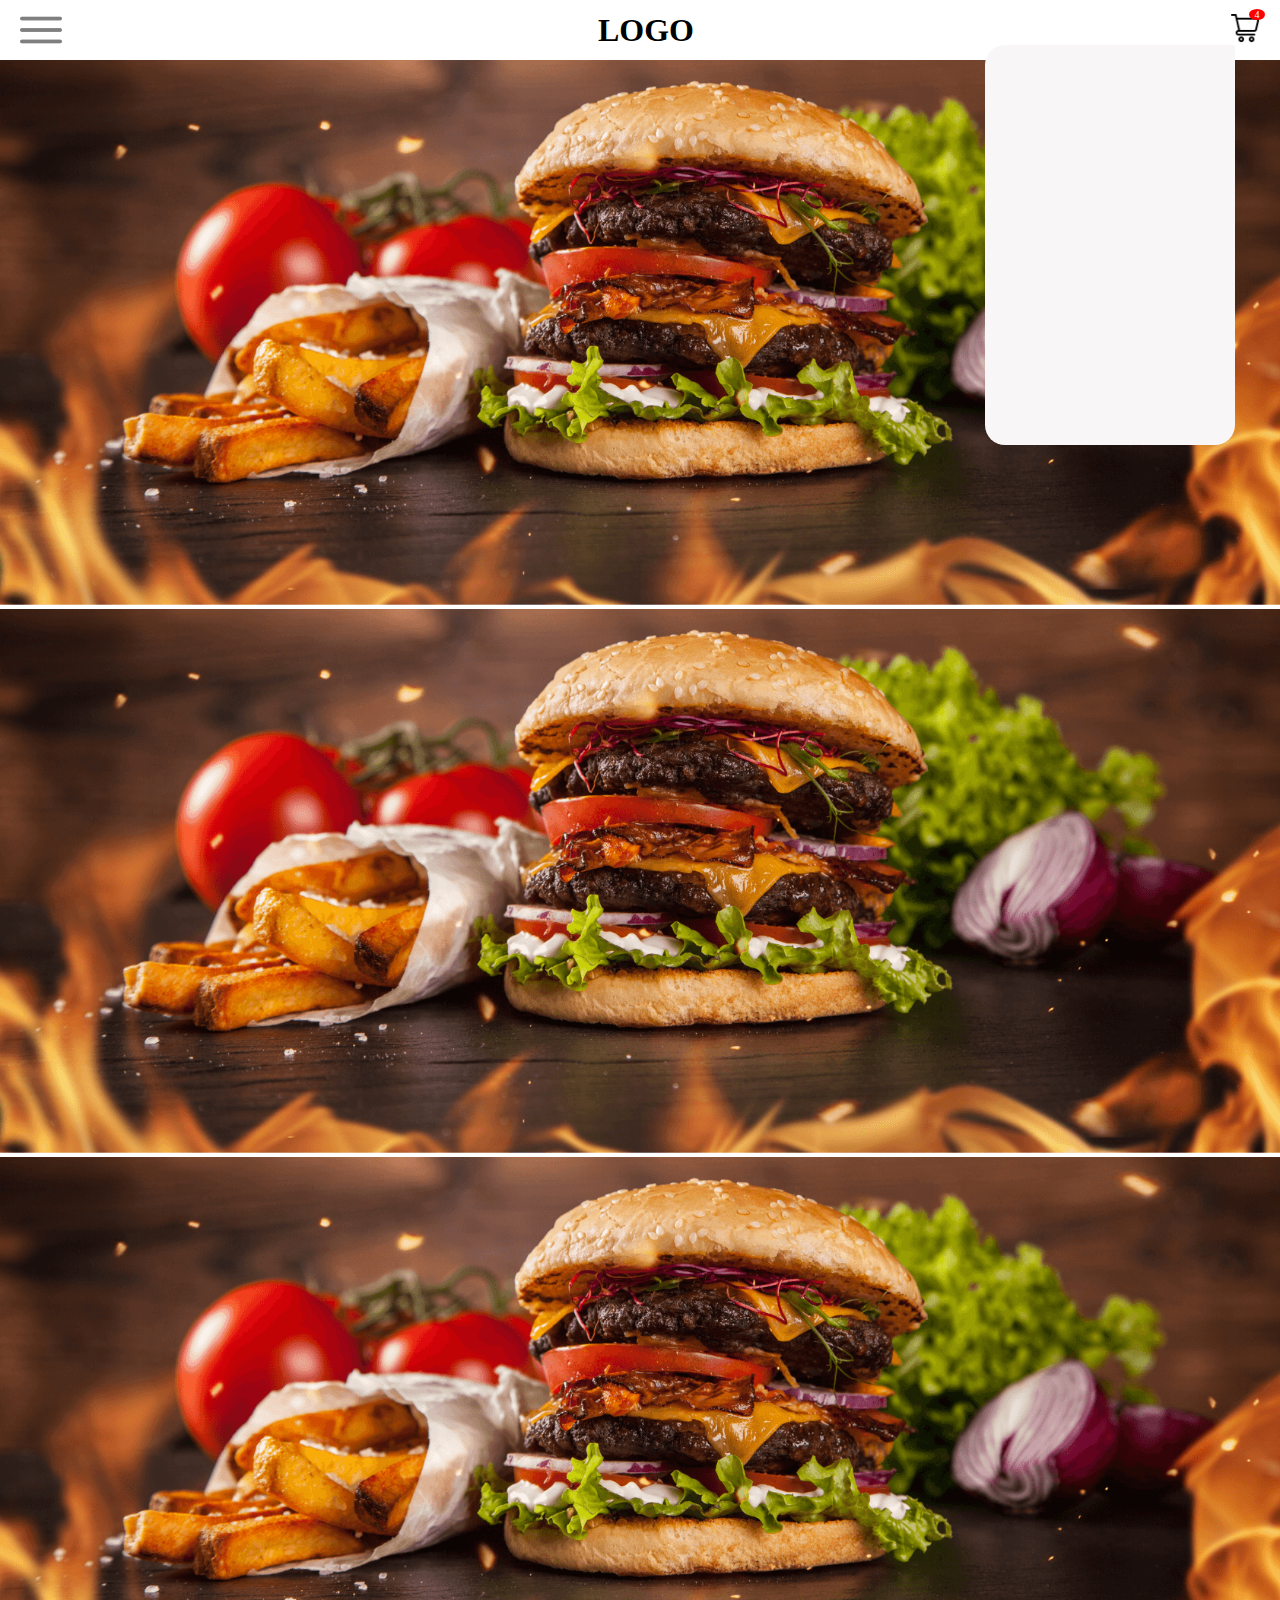
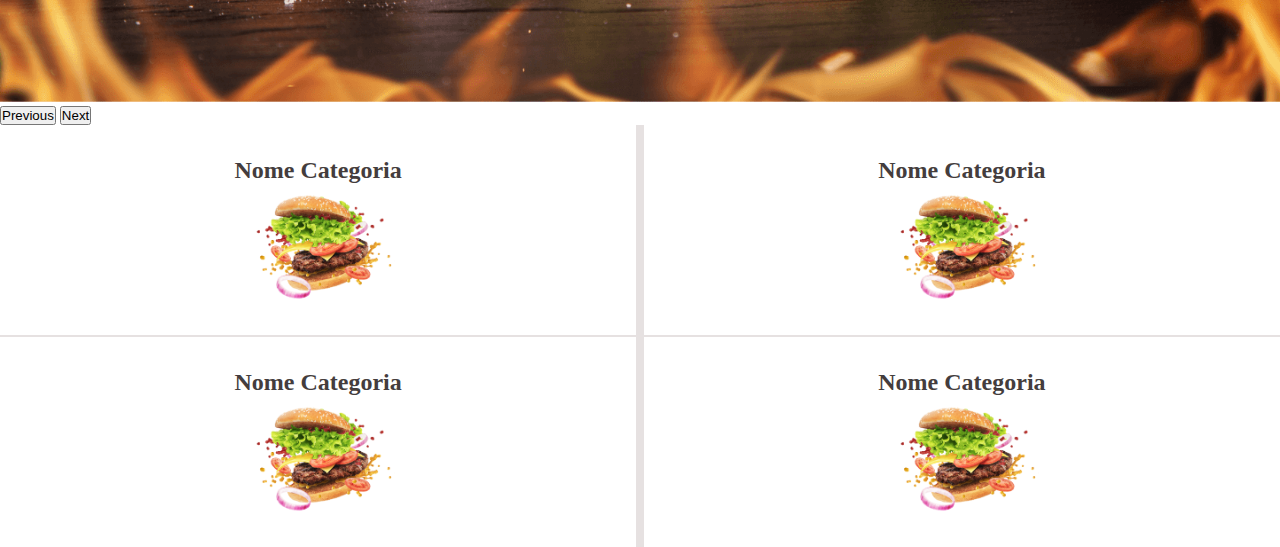
<file: home/index.html>
<!DOCTYPE html>
<html lang="pt-br">
<head>
    <meta charset="UTF-8">
    <meta name="viewport" content="width=device-width, initial-scale=1.0">
 

    <link href="https://cdn.jsdelivr.net/npm/bootstrap@5.3.0-alpha1/dist/css/bootstrap.min.css" rel="stylesheet" integrity="sha384-GLhlTQ8iRABdZLl6O3oVMWSktQOp6b7In1Zl3/Jr59b6EGGoI1aFkw7cmDA6j6gD" crossorigin="anonymous">
    <script src="https://cdn.jsdelivr.net/npm/bootstrap@5.3.0-alpha1/dist/js/bootstrap.bundle.min.js" integrity="sha384-w76AqPfDkMBDXo30jS1Sgez6pr3x5MlQ1ZAGC+nuZB+EYdgRZgiwxhTBTkF7CXvN" crossorigin="anonymous"></script>

    <link rel="stylesheet" href="style.css">
    <link rel="stylesheet" href="./modalCarrinho.css">

    <style>
        :root{
            --quant-car: "4";
        }
    </style>

    <title>Document</title>
</head>
<body>
    <nav>
        <div class="containeer">
            <div class="header">
                <div class="icones">
                    <img src="./img/menu-aberto.png" alt="">
                </div>
                <div class="logo">
                    <h1>LOGO</h1>
                </div>
                <div class="carrinho">
                    <img src="./img/carrinho-carrinho.png" alt="">
                </div>
                
            </div>
            
            <div id="banner">
                <div class="banners">
                    <div id="carouselExample" class="carousel slide">
                        <div class="carousel-inner">
                            <div class="carousel-item active">
                            <img src="./img/banner2.webp" class="d-block w-100" alt="...">
                            </div>
                            <div class="carousel-item">
                            <img src="./img/banner2.webp" class="d-block w-100" alt="...">
                            </div>
                            <div class="carousel-item">
                            <img src="./img/banner2.webp" class="d-block w-100" alt="...">
                            </div>
                        </div>
                        <button class="carousel-control-prev" type="button" data-bs-target="#carouselExample" data-bs-slide="prev">
                            <span class="carousel-control-prev-icon" aria-hidden="true"></span>
                            <span class="visually-hidden">Previous</span>
                        </button>
                        <button class="carousel-control-next" type="button" data-bs-target="#carouselExample" data-bs-slide="next">
                            <span class="carousel-control-next-icon" aria-hidden="true"></span>
                            <span class="visually-hidden">Next</span>
                        </button>
                    </div>
                </div>
            </div>
           
        </div>
    </nav>
    <section>
        <div class="containeer">
            <div id="categorias">
                    <a href="../categorias/category.html" class="categoria">
                        <h2>Nome Categoria</h2>
                        <img src="./img/hanburg.png" alt="">
                    </a>

                    <a href="../categorias/category.html" class="categoria">
                        <h2>Nome Categoria</h2>
                        <img src="./img/hanburg.png" alt="">
                    </a>

                    <a href="../categorias/category.html" class="categoria">
                        <h2>Nome Categoria</h2>
                        <img src="./img/hanburg.png" alt="">
                    </a>

                    <a href="../categorias/category.html?id=5" class="categoria">
                        <h2>Nome Categoria</h2>
                        <img src="./img/hanburg.png" alt="">
                    </a>
                    
    </section>

    <div id="areaModal" class="">
        <div id="modalCarrinnho" >
          
        </div>
    </div>

    <!-- <footer>
     <div class="containeer">
        <div id="menu">
            <div class="icones">
                <img src="./img/botao-de-inicio.png" alt="">
            </div>
            <div class="icones">
                <img src="./img/menu-aberto.png" alt="">
            </div>
        </div>
     </div>
    </footer> -->

    <script src="./script.js"></script>
</body>
</html>
</file>
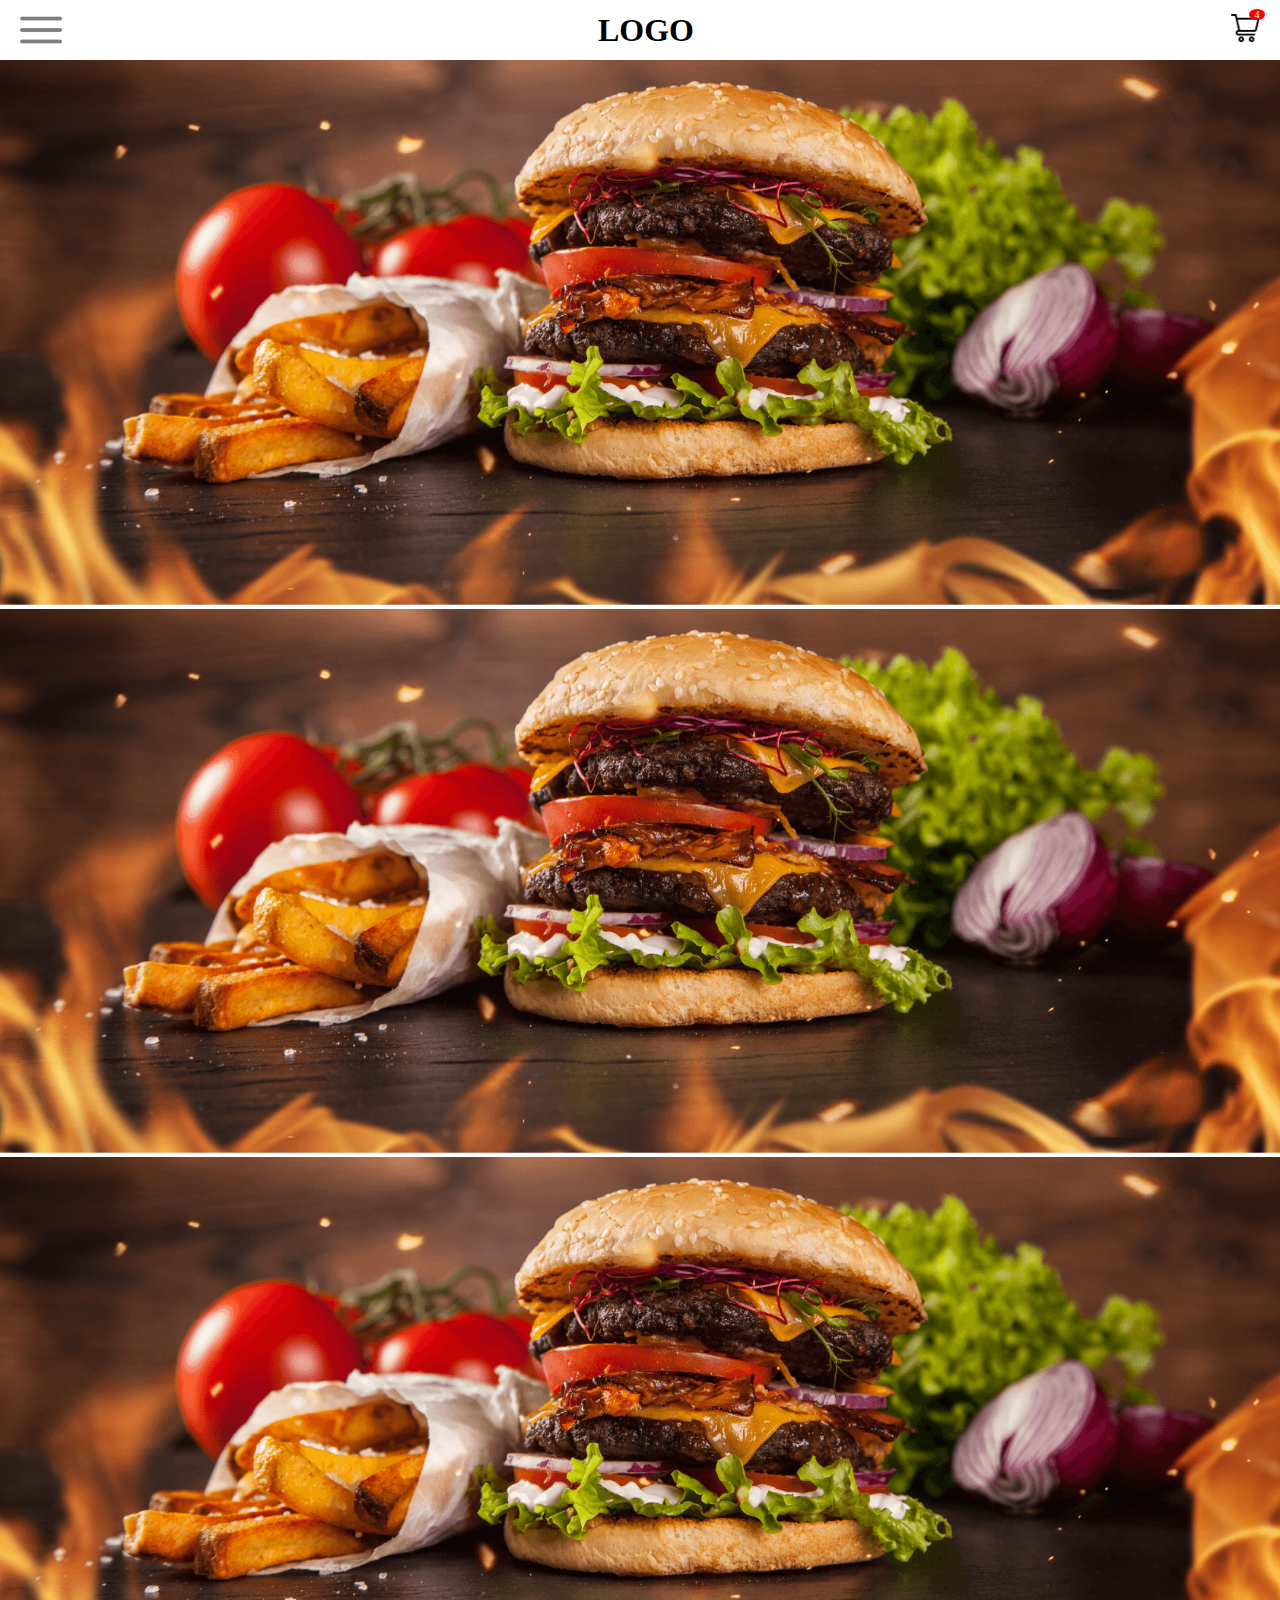
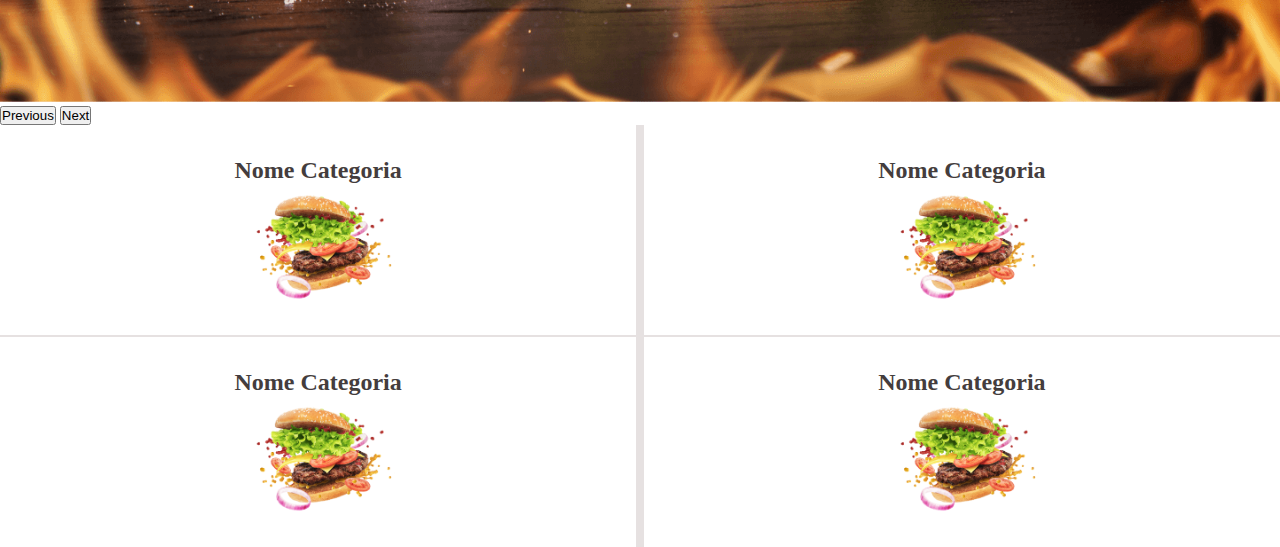
<file: back-end/home/index.html>
<!DOCTYPE html>
<html lang="pt-br">
<head>
    <meta charset="UTF-8">
    <meta name="viewport" content="width=device-width, initial-scale=1.0">
 

    <link href="https://cdn.jsdelivr.net/npm/bootstrap@5.3.0-alpha1/dist/css/bootstrap.min.css" rel="stylesheet" integrity="sha384-GLhlTQ8iRABdZLl6O3oVMWSktQOp6b7In1Zl3/Jr59b6EGGoI1aFkw7cmDA6j6gD" crossorigin="anonymous">
    <script src="https://cdn.jsdelivr.net/npm/bootstrap@5.3.0-alpha1/dist/js/bootstrap.bundle.min.js" integrity="sha384-w76AqPfDkMBDXo30jS1Sgez6pr3x5MlQ1ZAGC+nuZB+EYdgRZgiwxhTBTkF7CXvN" crossorigin="anonymous"></script>

    <link rel="stylesheet" href="style.css">
    <link rel="stylesheet" href="./modalCarrinho.css">

    <style>
        :root{
            --quant-car: "4";
        }
    </style>

    <title>Document</title>
</head>
<body>
    <nav>
        <div class="containeer">
            <div class="header">
                <div class="icones">
                    <img src="./img/menu-aberto.png" alt="">
                </div>
                <div class="logo">
                    <h1>LOGO</h1>
                </div>
                <div class="carrinho">
                    <img src="./img/carrinho-carrinho.png" alt="">
                </div>
                
            </div>
            
            <div id="banner">
                <div class="banners">
                    <div id="carouselExample" class="carousel slide">
                        <div class="carousel-inner">
                            <div class="carousel-item active">
                            <img src="./img/banner2.webp" class="d-block w-100" alt="...">
                            </div>
                            <div class="carousel-item">
                            <img src="./img/banner2.webp" class="d-block w-100" alt="...">
                            </div>
                            <div class="carousel-item">
                            <img src="./img/banner2.webp" class="d-block w-100" alt="...">
                            </div>
                        </div>
                        <button class="carousel-control-prev" type="button" data-bs-target="#carouselExample" data-bs-slide="prev">
                            <span class="carousel-control-prev-icon" aria-hidden="true"></span>
                            <span class="visually-hidden">Previous</span>
                        </button>
                        <button class="carousel-control-next" type="button" data-bs-target="#carouselExample" data-bs-slide="next">
                            <span class="carousel-control-next-icon" aria-hidden="true"></span>
                            <span class="visually-hidden">Next</span>
                        </button>
                    </div>
                </div>
            </div>
           
        </div>
    </nav>
    <section>
        <div class="containeer">
            <div id="categorias">
                    <a href="../categorias/category.html" class="categoria">
                        <h2>Nome Categoria</h2>
                        <img src="./img/hanburg.png" alt="">
                    </a>

                    <a href="../categorias/category.html" class="categoria">
                        <h2>Nome Categoria</h2>
                        <img src="./img/hanburg.png" alt="">
                    </a>

                    <a href="../categorias/category.html" class="categoria">
                        <h2>Nome Categoria</h2>
                        <img src="./img/hanburg.png" alt="">
                    </a>

                    <a href="../categorias/category.html?id=5" class="categoria">
                        <h2>Nome Categoria</h2>
                        <img src="./img/hanburg.png" alt="">
                    </a>
                    
    </section>

    <div id="areaModal" class="desativo">
        <div id="modalCarrinnho" >
          
        </div>
    </div>

    <!-- <footer>
     <div class="containeer">
        <div id="menu">
            <div class="icones">
                <img src="./img/botao-de-inicio.png" alt="">
            </div>
            <div class="icones">
                <img src="./img/menu-aberto.png" alt="">
            </div>
        </div>
     </div>
    </footer> -->

    <script src="./script.js"></script>
</body>
</html>
</file>
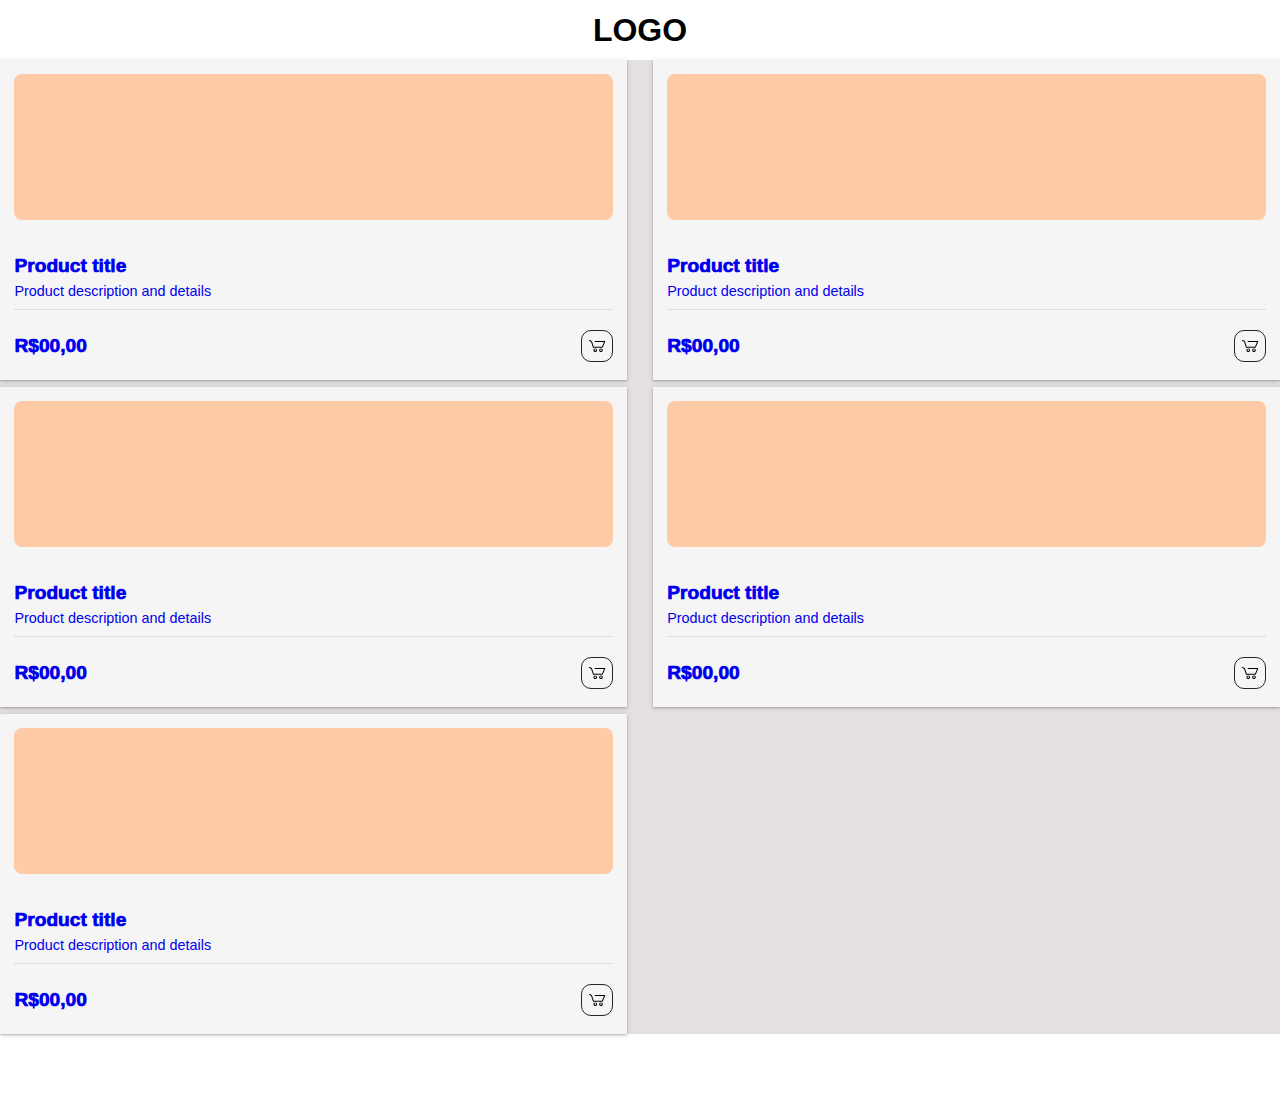
<file: categorias/category.html>
<!DOCTYPE html>
<html lang="pt-br">

<head>
  <meta charset="UTF-8">
  <meta name="viewport" content="width=device-width, initial-scale=1.0">
  <link rel="stylesheet" href="style-category.css">
  <link rel="stylesheet" href="./style-category-teste.css">
  <title>Document</title>
</head>

<body>
  <nav>
    <div class="container">
      <div class="logo">
        <h1>LOGO</h1>
      </div>
      <!-- <div class="banner">
                <img src="./img/banner2.webp" alt="">
            </div> -->
    </div>
  </nav>
  <section>
    <div class="container">
      <div id="categorias">

        <a href="../produto/lanche.html" class="card">
          <div class="card-img"></div>
          <div class="card-info">
            <p class="text-title">Product title </p>
            <p class="text-body">Product description and details</p>
          </div>
          <div class="card-footer">
            <span class="text-title">R$00,00</span>
            <div class="card-button">
              <svg class="svg-icon" viewBox="0 0 20 20">
                <path
                  d="M17.72,5.011H8.026c-0.271,0-0.49,0.219-0.49,0.489c0,0.271,0.219,0.489,0.49,0.489h8.962l-1.979,4.773H6.763L4.935,5.343C4.926,5.316,4.897,5.309,4.884,5.286c-0.011-0.024,0-0.051-0.017-0.074C4.833,5.166,4.025,4.081,2.33,3.908C2.068,3.883,1.822,4.075,1.795,4.344C1.767,4.612,1.962,4.853,2.231,4.88c1.143,0.118,1.703,0.738,1.808,0.866l1.91,5.661c0.066,0.199,0.252,0.333,0.463,0.333h8.924c0.116,0,0.22-0.053,0.308-0.128c0.027-0.023,0.042-0.048,0.063-0.076c0.026-0.034,0.063-0.058,0.08-0.099l2.384-5.75c0.062-0.151,0.046-0.323-0.045-0.458C18.036,5.092,17.883,5.011,17.72,5.011z">
                </path>
                <path
                  d="M8.251,12.386c-1.023,0-1.856,0.834-1.856,1.856s0.833,1.853,1.856,1.853c1.021,0,1.853-0.83,1.853-1.853S9.273,12.386,8.251,12.386z M8.251,15.116c-0.484,0-0.877-0.393-0.877-0.874c0-0.484,0.394-0.878,0.877-0.878c0.482,0,0.875,0.394,0.875,0.878C9.126,14.724,8.733,15.116,8.251,15.116z">
                </path>
                <path
                  d="M13.972,12.386c-1.022,0-1.855,0.834-1.855,1.856s0.833,1.853,1.855,1.853s1.854-0.83,1.854-1.853S14.994,12.386,13.972,12.386z M13.972,15.116c-0.484,0-0.878-0.393-0.878-0.874c0-0.484,0.394-0.878,0.878-0.878c0.482,0,0.875,0.394,0.875,0.878C14.847,14.724,14.454,15.116,13.972,15.116z">
                </path>
              </svg>
            </div>
          </div>
        </a>

        <a href="../produto/lanche.html" class="card">
          <div class="card-img"></div>
          <div class="card-info">
            <p class="text-title">Product title </p>
            <p class="text-body">Product description and details</p>
          </div>
          <div class="card-footer">
            <span class="text-title">R$00,00</span>
            <div class="card-button">
              <svg class="svg-icon" viewBox="0 0 20 20">
                <path
                  d="M17.72,5.011H8.026c-0.271,0-0.49,0.219-0.49,0.489c0,0.271,0.219,0.489,0.49,0.489h8.962l-1.979,4.773H6.763L4.935,5.343C4.926,5.316,4.897,5.309,4.884,5.286c-0.011-0.024,0-0.051-0.017-0.074C4.833,5.166,4.025,4.081,2.33,3.908C2.068,3.883,1.822,4.075,1.795,4.344C1.767,4.612,1.962,4.853,2.231,4.88c1.143,0.118,1.703,0.738,1.808,0.866l1.91,5.661c0.066,0.199,0.252,0.333,0.463,0.333h8.924c0.116,0,0.22-0.053,0.308-0.128c0.027-0.023,0.042-0.048,0.063-0.076c0.026-0.034,0.063-0.058,0.08-0.099l2.384-5.75c0.062-0.151,0.046-0.323-0.045-0.458C18.036,5.092,17.883,5.011,17.72,5.011z">
                </path>
                <path
                  d="M8.251,12.386c-1.023,0-1.856,0.834-1.856,1.856s0.833,1.853,1.856,1.853c1.021,0,1.853-0.83,1.853-1.853S9.273,12.386,8.251,12.386z M8.251,15.116c-0.484,0-0.877-0.393-0.877-0.874c0-0.484,0.394-0.878,0.877-0.878c0.482,0,0.875,0.394,0.875,0.878C9.126,14.724,8.733,15.116,8.251,15.116z">
                </path>
                <path
                  d="M13.972,12.386c-1.022,0-1.855,0.834-1.855,1.856s0.833,1.853,1.855,1.853s1.854-0.83,1.854-1.853S14.994,12.386,13.972,12.386z M13.972,15.116c-0.484,0-0.878-0.393-0.878-0.874c0-0.484,0.394-0.878,0.878-0.878c0.482,0,0.875,0.394,0.875,0.878C14.847,14.724,14.454,15.116,13.972,15.116z">
                </path>
              </svg>
            </div>
          </div>
        </a>

        <a href="../produto/lanche.html" class="card">
          <div class="card-img"></div>
          <div class="card-info">
            <p class="text-title">Product title </p>
            <p class="text-body">Product description and details</p>
          </div>
          <div class="card-footer">
            <span class="text-title">R$00,00</span>
            <div class="card-button">
              <svg class="svg-icon" viewBox="0 0 20 20">
                <path
                  d="M17.72,5.011H8.026c-0.271,0-0.49,0.219-0.49,0.489c0,0.271,0.219,0.489,0.49,0.489h8.962l-1.979,4.773H6.763L4.935,5.343C4.926,5.316,4.897,5.309,4.884,5.286c-0.011-0.024,0-0.051-0.017-0.074C4.833,5.166,4.025,4.081,2.33,3.908C2.068,3.883,1.822,4.075,1.795,4.344C1.767,4.612,1.962,4.853,2.231,4.88c1.143,0.118,1.703,0.738,1.808,0.866l1.91,5.661c0.066,0.199,0.252,0.333,0.463,0.333h8.924c0.116,0,0.22-0.053,0.308-0.128c0.027-0.023,0.042-0.048,0.063-0.076c0.026-0.034,0.063-0.058,0.08-0.099l2.384-5.75c0.062-0.151,0.046-0.323-0.045-0.458C18.036,5.092,17.883,5.011,17.72,5.011z">
                </path>
                <path
                  d="M8.251,12.386c-1.023,0-1.856,0.834-1.856,1.856s0.833,1.853,1.856,1.853c1.021,0,1.853-0.83,1.853-1.853S9.273,12.386,8.251,12.386z M8.251,15.116c-0.484,0-0.877-0.393-0.877-0.874c0-0.484,0.394-0.878,0.877-0.878c0.482,0,0.875,0.394,0.875,0.878C9.126,14.724,8.733,15.116,8.251,15.116z">
                </path>
                <path
                  d="M13.972,12.386c-1.022,0-1.855,0.834-1.855,1.856s0.833,1.853,1.855,1.853s1.854-0.83,1.854-1.853S14.994,12.386,13.972,12.386z M13.972,15.116c-0.484,0-0.878-0.393-0.878-0.874c0-0.484,0.394-0.878,0.878-0.878c0.482,0,0.875,0.394,0.875,0.878C14.847,14.724,14.454,15.116,13.972,15.116z">
                </path>
              </svg>
            </div>
          </div>
        </a>

        <a href="../produto/lanche.html" class="card">
          <div class="card-img"></div>
          <div class="card-info">
            <p class="text-title">Product title </p>
            <p class="text-body">Product description and details</p>
          </div>
          <div class="card-footer">
            <span class="text-title">R$00,00</span>
            <div class="card-button">
              <svg class="svg-icon" viewBox="0 0 20 20">
                <path
                  d="M17.72,5.011H8.026c-0.271,0-0.49,0.219-0.49,0.489c0,0.271,0.219,0.489,0.49,0.489h8.962l-1.979,4.773H6.763L4.935,5.343C4.926,5.316,4.897,5.309,4.884,5.286c-0.011-0.024,0-0.051-0.017-0.074C4.833,5.166,4.025,4.081,2.33,3.908C2.068,3.883,1.822,4.075,1.795,4.344C1.767,4.612,1.962,4.853,2.231,4.88c1.143,0.118,1.703,0.738,1.808,0.866l1.91,5.661c0.066,0.199,0.252,0.333,0.463,0.333h8.924c0.116,0,0.22-0.053,0.308-0.128c0.027-0.023,0.042-0.048,0.063-0.076c0.026-0.034,0.063-0.058,0.08-0.099l2.384-5.75c0.062-0.151,0.046-0.323-0.045-0.458C18.036,5.092,17.883,5.011,17.72,5.011z">
                </path>
                <path
                  d="M8.251,12.386c-1.023,0-1.856,0.834-1.856,1.856s0.833,1.853,1.856,1.853c1.021,0,1.853-0.83,1.853-1.853S9.273,12.386,8.251,12.386z M8.251,15.116c-0.484,0-0.877-0.393-0.877-0.874c0-0.484,0.394-0.878,0.877-0.878c0.482,0,0.875,0.394,0.875,0.878C9.126,14.724,8.733,15.116,8.251,15.116z">
                </path>
                <path
                  d="M13.972,12.386c-1.022,0-1.855,0.834-1.855,1.856s0.833,1.853,1.855,1.853s1.854-0.83,1.854-1.853S14.994,12.386,13.972,12.386z M13.972,15.116c-0.484,0-0.878-0.393-0.878-0.874c0-0.484,0.394-0.878,0.878-0.878c0.482,0,0.875,0.394,0.875,0.878C14.847,14.724,14.454,15.116,13.972,15.116z">
                </path>
              </svg>
            </div>
          </div>
        </a>

        <a href="../produto/lanche.html" class="card">
          <div class="card-img"></div>
          <div class="card-info">
            <p class="text-title">Product title </p>
            <p class="text-body">Product description and details</p>
          </div>
          <div class="card-footer">
            <span class="text-title">R$00,00</span>
            <div class="card-button">
              <svg class="svg-icon" viewBox="0 0 20 20">
                <path
                  d="M17.72,5.011H8.026c-0.271,0-0.49,0.219-0.49,0.489c0,0.271,0.219,0.489,0.49,0.489h8.962l-1.979,4.773H6.763L4.935,5.343C4.926,5.316,4.897,5.309,4.884,5.286c-0.011-0.024,0-0.051-0.017-0.074C4.833,5.166,4.025,4.081,2.33,3.908C2.068,3.883,1.822,4.075,1.795,4.344C1.767,4.612,1.962,4.853,2.231,4.88c1.143,0.118,1.703,0.738,1.808,0.866l1.91,5.661c0.066,0.199,0.252,0.333,0.463,0.333h8.924c0.116,0,0.22-0.053,0.308-0.128c0.027-0.023,0.042-0.048,0.063-0.076c0.026-0.034,0.063-0.058,0.08-0.099l2.384-5.75c0.062-0.151,0.046-0.323-0.045-0.458C18.036,5.092,17.883,5.011,17.72,5.011z">
                </path>
                <path
                  d="M8.251,12.386c-1.023,0-1.856,0.834-1.856,1.856s0.833,1.853,1.856,1.853c1.021,0,1.853-0.83,1.853-1.853S9.273,12.386,8.251,12.386z M8.251,15.116c-0.484,0-0.877-0.393-0.877-0.874c0-0.484,0.394-0.878,0.877-0.878c0.482,0,0.875,0.394,0.875,0.878C9.126,14.724,8.733,15.116,8.251,15.116z">
                </path>
                <path
                  d="M13.972,12.386c-1.022,0-1.855,0.834-1.855,1.856s0.833,1.853,1.855,1.853s1.854-0.83,1.854-1.853S14.994,12.386,13.972,12.386z M13.972,15.116c-0.484,0-0.878-0.393-0.878-0.874c0-0.484,0.394-0.878,0.878-0.878c0.482,0,0.875,0.394,0.875,0.878C14.847,14.724,14.454,15.116,13.972,15.116z">
                </path>
              </svg>
            </div>
          </div>
        </a>

       


  <script src="./script-category.js"></script>
</body>

</html>
</file>
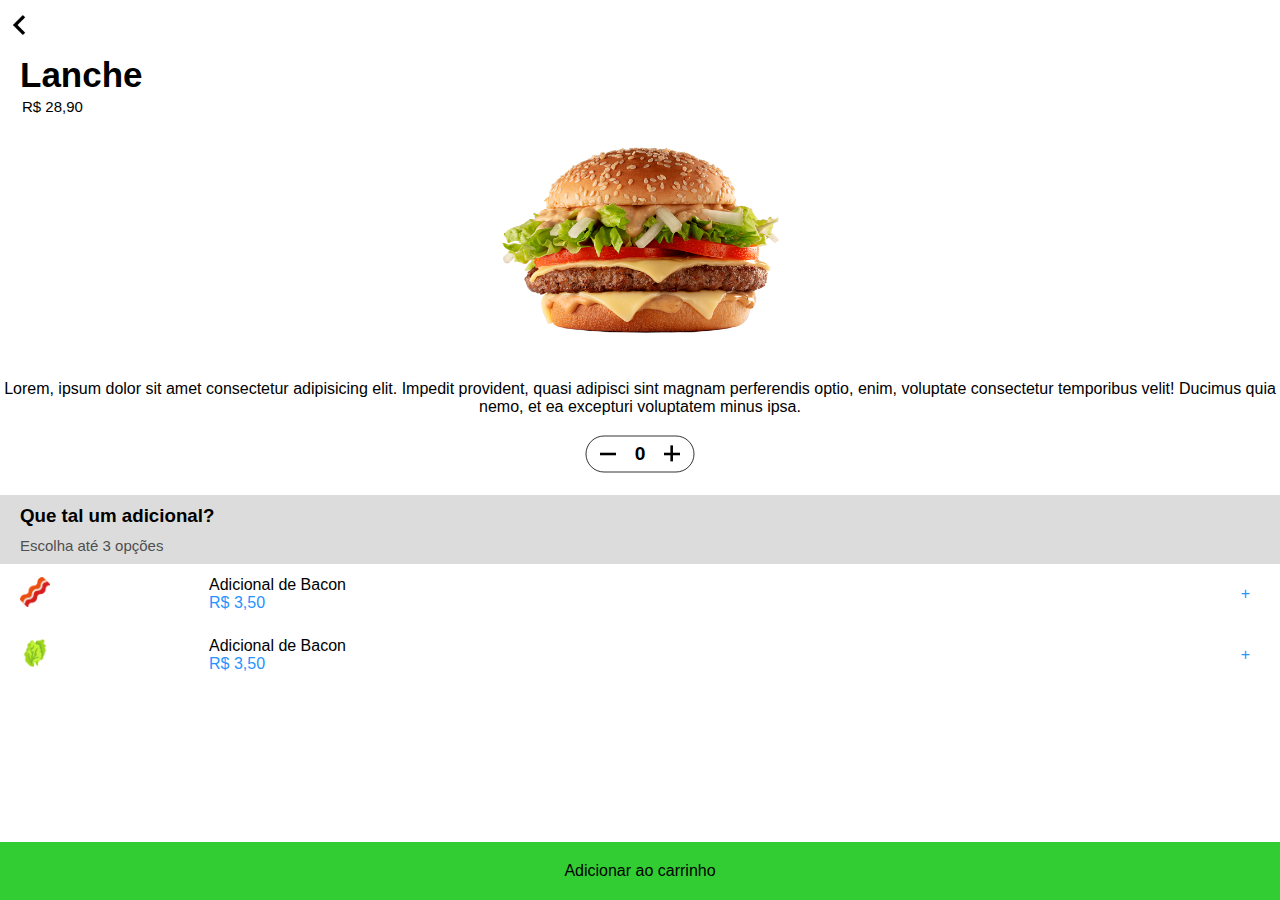
<file: produto/lanche.html>
<!DOCTYPE html>
<html lang="en">
<head>
    <meta charset="UTF-8">
    <meta http-equiv="X-UA-Compatible" content="IE=edge">
    <meta name="viewport" content="width=device-width, initial-scale=1.0">
    <link rel="stylesheet" href="style.css">
    <title>Lanche</title>
</head>
<body>

    <div class="titulo">
    <img src="btnvoltar.png"><img>
    <header><h1>Lanche</h1></header>
    <p>R$ 28,90</p>
</div>

    <div class="imagem">
        <img src="lanche2.png"><img>
        <p>Lorem, ipsum dolor sit amet consectetur adipisicing elit. Impedit provident, quasi adipisci sint magnam perferendis optio, enim,
            voluptate consectetur temporibus velit! Ducimus quia nemo, et ea excepturi voluptatem minus ipsa.</p>
    </div>

<div class="centralizar">
    <div class="quantidade">
        <div class="subtrai"></div>
        <div class="valor">
            <label for="" id="valor">0</label>  
        </div>
        <div class="adiciona"></div>
    </div>
</div>

<div class="incluir">
    <div class="adicionais">
        <h3>Que tal um adicional?</h3>
        <p>Escolha até 3 opções</p>
    </div>
</div>

<div class="incluir1">
    <div class="adicional1">
        <div class="adPart1">
            <img src="bacon.png" alt="">
        </div>
        <div class="adPart2">
            <div class="addText">
                <p class="add">Adicional de Bacon</p>
                <p class="conta">R$ 3,50</p>
            </div>
            <p class="soma">+</p>
        </div>
      
    </div>

    <div class="adicional1">
        <div class="adPart1">
            <img src="./alface.png" alt="">
        </div>
        <div class="adPart2">
            <div class="addText">
                <p class="add">Adicional de Bacon</p>
                <p class="conta">R$ 3,50</p>
            </div>
            <p class="soma">+</p>
        </div>
      
    </div>
   
</div>


<div class="carrinho">
    <div class="carrinho2">
        <p>Adicionar ao carrinho</p>
    </div>

</div>


    <script src="./style2.js"></script>
</body>
</html>
</file>
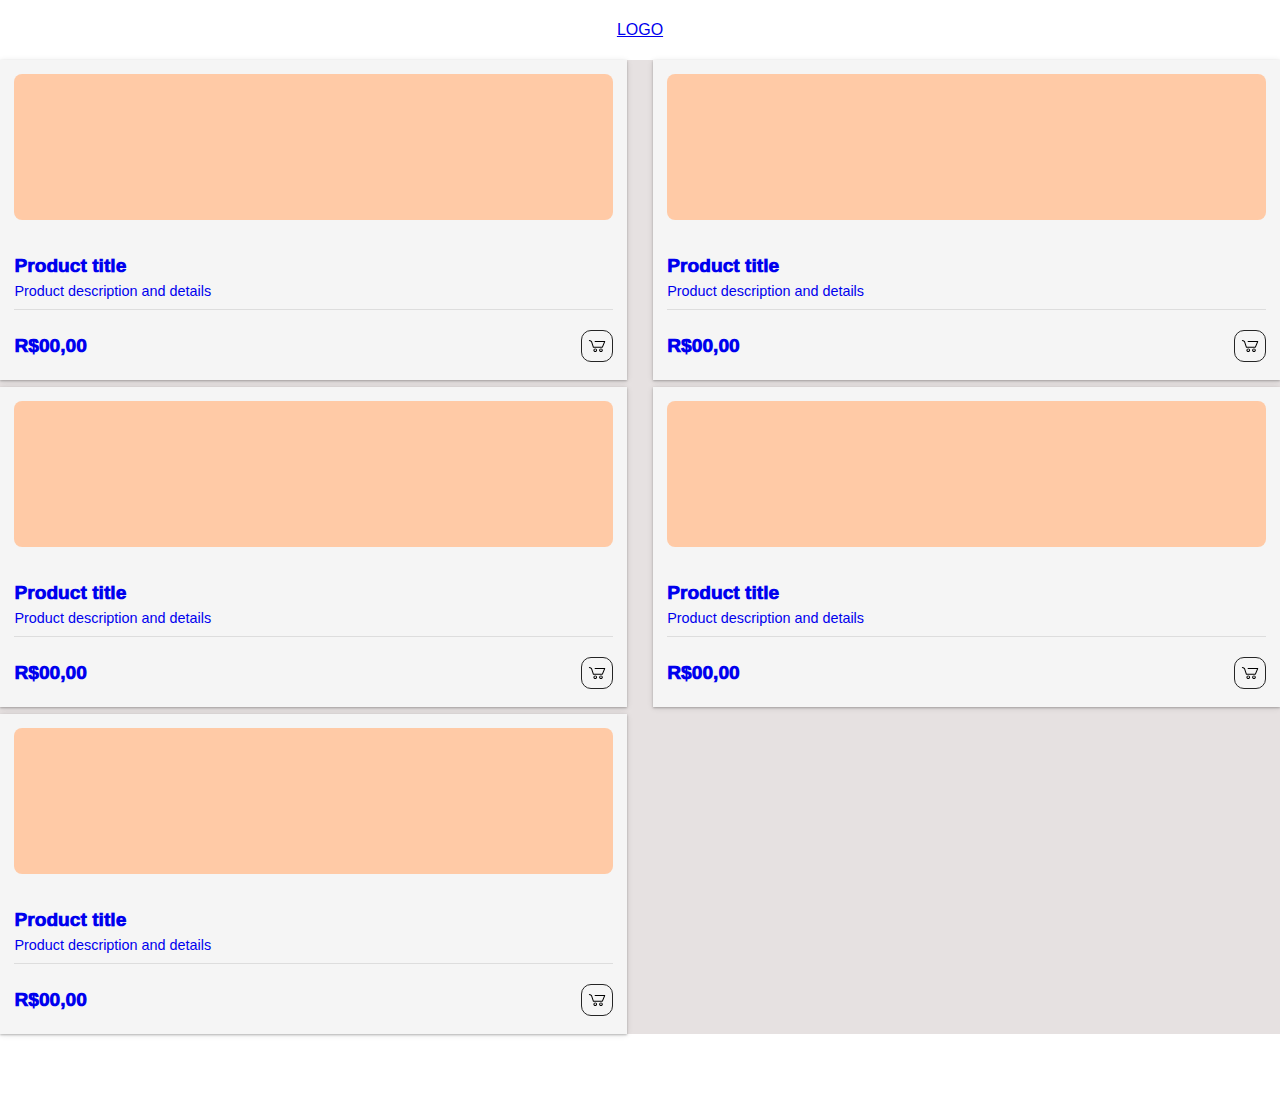
<file: front-end/categorias/category.html>
<!DOCTYPE html>
<html lang="pt-br">

<head>
  <meta charset="UTF-8">
  <meta name="viewport" content="width=device-width, initial-scale=1.0">
  <link rel="stylesheet" href="style-category.css">
  <link rel="stylesheet" href="./style-category-teste.css">
  <title>Document</title>
</head>

<body>
  <nav>
    <div class="container">
      <div class="logo">
        <a href="../home/index.html">LOGO</a>
      </div>
      <!-- <div class="banner">
                <img src="./img/banner2.webp" alt="">
            </div> -->
    </div>
  </nav>
  <section>
    <div class="container">
      <div id="categorias">

        <a href="../produto/lanche.html" class="card">
          <div class="card-img"></div>
          <div class="card-info">
            <p class="text-title">Product title </p>
            <p class="text-body">Product description and details</p>
          </div>
          <div class="card-footer">
            <span class="text-title">R$00,00</span>
            <div class="card-button">
              <svg class="svg-icon" viewBox="0 0 20 20">
                <path
                  d="M17.72,5.011H8.026c-0.271,0-0.49,0.219-0.49,0.489c0,0.271,0.219,0.489,0.49,0.489h8.962l-1.979,4.773H6.763L4.935,5.343C4.926,5.316,4.897,5.309,4.884,5.286c-0.011-0.024,0-0.051-0.017-0.074C4.833,5.166,4.025,4.081,2.33,3.908C2.068,3.883,1.822,4.075,1.795,4.344C1.767,4.612,1.962,4.853,2.231,4.88c1.143,0.118,1.703,0.738,1.808,0.866l1.91,5.661c0.066,0.199,0.252,0.333,0.463,0.333h8.924c0.116,0,0.22-0.053,0.308-0.128c0.027-0.023,0.042-0.048,0.063-0.076c0.026-0.034,0.063-0.058,0.08-0.099l2.384-5.75c0.062-0.151,0.046-0.323-0.045-0.458C18.036,5.092,17.883,5.011,17.72,5.011z">
                </path>
                <path
                  d="M8.251,12.386c-1.023,0-1.856,0.834-1.856,1.856s0.833,1.853,1.856,1.853c1.021,0,1.853-0.83,1.853-1.853S9.273,12.386,8.251,12.386z M8.251,15.116c-0.484,0-0.877-0.393-0.877-0.874c0-0.484,0.394-0.878,0.877-0.878c0.482,0,0.875,0.394,0.875,0.878C9.126,14.724,8.733,15.116,8.251,15.116z">
                </path>
                <path
                  d="M13.972,12.386c-1.022,0-1.855,0.834-1.855,1.856s0.833,1.853,1.855,1.853s1.854-0.83,1.854-1.853S14.994,12.386,13.972,12.386z M13.972,15.116c-0.484,0-0.878-0.393-0.878-0.874c0-0.484,0.394-0.878,0.878-0.878c0.482,0,0.875,0.394,0.875,0.878C14.847,14.724,14.454,15.116,13.972,15.116z">
                </path>
              </svg>
            </div>
          </div>
        </a>

        <a href="../produto/lanche.html" class="card">
          <div class="card-img"></div>
          <div class="card-info">
            <p class="text-title">Product title </p>
            <p class="text-body">Product description and details</p>
          </div>
          <div class="card-footer">
            <span class="text-title">R$00,00</span>
            <div class="card-button">
              <svg class="svg-icon" viewBox="0 0 20 20">
                <path
                  d="M17.72,5.011H8.026c-0.271,0-0.49,0.219-0.49,0.489c0,0.271,0.219,0.489,0.49,0.489h8.962l-1.979,4.773H6.763L4.935,5.343C4.926,5.316,4.897,5.309,4.884,5.286c-0.011-0.024,0-0.051-0.017-0.074C4.833,5.166,4.025,4.081,2.33,3.908C2.068,3.883,1.822,4.075,1.795,4.344C1.767,4.612,1.962,4.853,2.231,4.88c1.143,0.118,1.703,0.738,1.808,0.866l1.91,5.661c0.066,0.199,0.252,0.333,0.463,0.333h8.924c0.116,0,0.22-0.053,0.308-0.128c0.027-0.023,0.042-0.048,0.063-0.076c0.026-0.034,0.063-0.058,0.08-0.099l2.384-5.75c0.062-0.151,0.046-0.323-0.045-0.458C18.036,5.092,17.883,5.011,17.72,5.011z">
                </path>
                <path
                  d="M8.251,12.386c-1.023,0-1.856,0.834-1.856,1.856s0.833,1.853,1.856,1.853c1.021,0,1.853-0.83,1.853-1.853S9.273,12.386,8.251,12.386z M8.251,15.116c-0.484,0-0.877-0.393-0.877-0.874c0-0.484,0.394-0.878,0.877-0.878c0.482,0,0.875,0.394,0.875,0.878C9.126,14.724,8.733,15.116,8.251,15.116z">
                </path>
                <path
                  d="M13.972,12.386c-1.022,0-1.855,0.834-1.855,1.856s0.833,1.853,1.855,1.853s1.854-0.83,1.854-1.853S14.994,12.386,13.972,12.386z M13.972,15.116c-0.484,0-0.878-0.393-0.878-0.874c0-0.484,0.394-0.878,0.878-0.878c0.482,0,0.875,0.394,0.875,0.878C14.847,14.724,14.454,15.116,13.972,15.116z">
                </path>
              </svg>
            </div>
          </div>
        </a>

        <a href="../produto/lanche.html" class="card">
          <div class="card-img"></div>
          <div class="card-info">
            <p class="text-title">Product title </p>
            <p class="text-body">Product description and details</p>
          </div>
          <div class="card-footer">
            <span class="text-title">R$00,00</span>
            <div class="card-button">
              <svg class="svg-icon" viewBox="0 0 20 20">
                <path
                  d="M17.72,5.011H8.026c-0.271,0-0.49,0.219-0.49,0.489c0,0.271,0.219,0.489,0.49,0.489h8.962l-1.979,4.773H6.763L4.935,5.343C4.926,5.316,4.897,5.309,4.884,5.286c-0.011-0.024,0-0.051-0.017-0.074C4.833,5.166,4.025,4.081,2.33,3.908C2.068,3.883,1.822,4.075,1.795,4.344C1.767,4.612,1.962,4.853,2.231,4.88c1.143,0.118,1.703,0.738,1.808,0.866l1.91,5.661c0.066,0.199,0.252,0.333,0.463,0.333h8.924c0.116,0,0.22-0.053,0.308-0.128c0.027-0.023,0.042-0.048,0.063-0.076c0.026-0.034,0.063-0.058,0.08-0.099l2.384-5.75c0.062-0.151,0.046-0.323-0.045-0.458C18.036,5.092,17.883,5.011,17.72,5.011z">
                </path>
                <path
                  d="M8.251,12.386c-1.023,0-1.856,0.834-1.856,1.856s0.833,1.853,1.856,1.853c1.021,0,1.853-0.83,1.853-1.853S9.273,12.386,8.251,12.386z M8.251,15.116c-0.484,0-0.877-0.393-0.877-0.874c0-0.484,0.394-0.878,0.877-0.878c0.482,0,0.875,0.394,0.875,0.878C9.126,14.724,8.733,15.116,8.251,15.116z">
                </path>
                <path
                  d="M13.972,12.386c-1.022,0-1.855,0.834-1.855,1.856s0.833,1.853,1.855,1.853s1.854-0.83,1.854-1.853S14.994,12.386,13.972,12.386z M13.972,15.116c-0.484,0-0.878-0.393-0.878-0.874c0-0.484,0.394-0.878,0.878-0.878c0.482,0,0.875,0.394,0.875,0.878C14.847,14.724,14.454,15.116,13.972,15.116z">
                </path>
              </svg>
            </div>
          </div>
        </a>

        <a href="../produto/lanche.html" class="card">
          <div class="card-img"></div>
          <div class="card-info">
            <p class="text-title">Product title </p>
            <p class="text-body">Product description and details</p>
          </div>
          <div class="card-footer">
            <span class="text-title">R$00,00</span>
            <div class="card-button">
              <svg class="svg-icon" viewBox="0 0 20 20">
                <path
                  d="M17.72,5.011H8.026c-0.271,0-0.49,0.219-0.49,0.489c0,0.271,0.219,0.489,0.49,0.489h8.962l-1.979,4.773H6.763L4.935,5.343C4.926,5.316,4.897,5.309,4.884,5.286c-0.011-0.024,0-0.051-0.017-0.074C4.833,5.166,4.025,4.081,2.33,3.908C2.068,3.883,1.822,4.075,1.795,4.344C1.767,4.612,1.962,4.853,2.231,4.88c1.143,0.118,1.703,0.738,1.808,0.866l1.91,5.661c0.066,0.199,0.252,0.333,0.463,0.333h8.924c0.116,0,0.22-0.053,0.308-0.128c0.027-0.023,0.042-0.048,0.063-0.076c0.026-0.034,0.063-0.058,0.08-0.099l2.384-5.75c0.062-0.151,0.046-0.323-0.045-0.458C18.036,5.092,17.883,5.011,17.72,5.011z">
                </path>
                <path
                  d="M8.251,12.386c-1.023,0-1.856,0.834-1.856,1.856s0.833,1.853,1.856,1.853c1.021,0,1.853-0.83,1.853-1.853S9.273,12.386,8.251,12.386z M8.251,15.116c-0.484,0-0.877-0.393-0.877-0.874c0-0.484,0.394-0.878,0.877-0.878c0.482,0,0.875,0.394,0.875,0.878C9.126,14.724,8.733,15.116,8.251,15.116z">
                </path>
                <path
                  d="M13.972,12.386c-1.022,0-1.855,0.834-1.855,1.856s0.833,1.853,1.855,1.853s1.854-0.83,1.854-1.853S14.994,12.386,13.972,12.386z M13.972,15.116c-0.484,0-0.878-0.393-0.878-0.874c0-0.484,0.394-0.878,0.878-0.878c0.482,0,0.875,0.394,0.875,0.878C14.847,14.724,14.454,15.116,13.972,15.116z">
                </path>
              </svg>
            </div>
          </div>
        </a>

        <a href="../produto/lanche.html" class="card">
          <div class="card-img"></div>
          <div class="card-info">
            <p class="text-title">Product title </p>
            <p class="text-body">Product description and details</p>
          </div>
          <div class="card-footer">
            <span class="text-title">R$00,00</span>
            <div class="card-button">
              <svg class="svg-icon" viewBox="0 0 20 20">
                <path
                  d="M17.72,5.011H8.026c-0.271,0-0.49,0.219-0.49,0.489c0,0.271,0.219,0.489,0.49,0.489h8.962l-1.979,4.773H6.763L4.935,5.343C4.926,5.316,4.897,5.309,4.884,5.286c-0.011-0.024,0-0.051-0.017-0.074C4.833,5.166,4.025,4.081,2.33,3.908C2.068,3.883,1.822,4.075,1.795,4.344C1.767,4.612,1.962,4.853,2.231,4.88c1.143,0.118,1.703,0.738,1.808,0.866l1.91,5.661c0.066,0.199,0.252,0.333,0.463,0.333h8.924c0.116,0,0.22-0.053,0.308-0.128c0.027-0.023,0.042-0.048,0.063-0.076c0.026-0.034,0.063-0.058,0.08-0.099l2.384-5.75c0.062-0.151,0.046-0.323-0.045-0.458C18.036,5.092,17.883,5.011,17.72,5.011z">
                </path>
                <path
                  d="M8.251,12.386c-1.023,0-1.856,0.834-1.856,1.856s0.833,1.853,1.856,1.853c1.021,0,1.853-0.83,1.853-1.853S9.273,12.386,8.251,12.386z M8.251,15.116c-0.484,0-0.877-0.393-0.877-0.874c0-0.484,0.394-0.878,0.877-0.878c0.482,0,0.875,0.394,0.875,0.878C9.126,14.724,8.733,15.116,8.251,15.116z">
                </path>
                <path
                  d="M13.972,12.386c-1.022,0-1.855,0.834-1.855,1.856s0.833,1.853,1.855,1.853s1.854-0.83,1.854-1.853S14.994,12.386,13.972,12.386z M13.972,15.116c-0.484,0-0.878-0.393-0.878-0.874c0-0.484,0.394-0.878,0.878-0.878c0.482,0,0.875,0.394,0.875,0.878C14.847,14.724,14.454,15.116,13.972,15.116z">
                </path>
              </svg>
            </div>
          </div>
        </a>

       


  <script src="./script-category.js"></script>
</body>

</html>
</file>
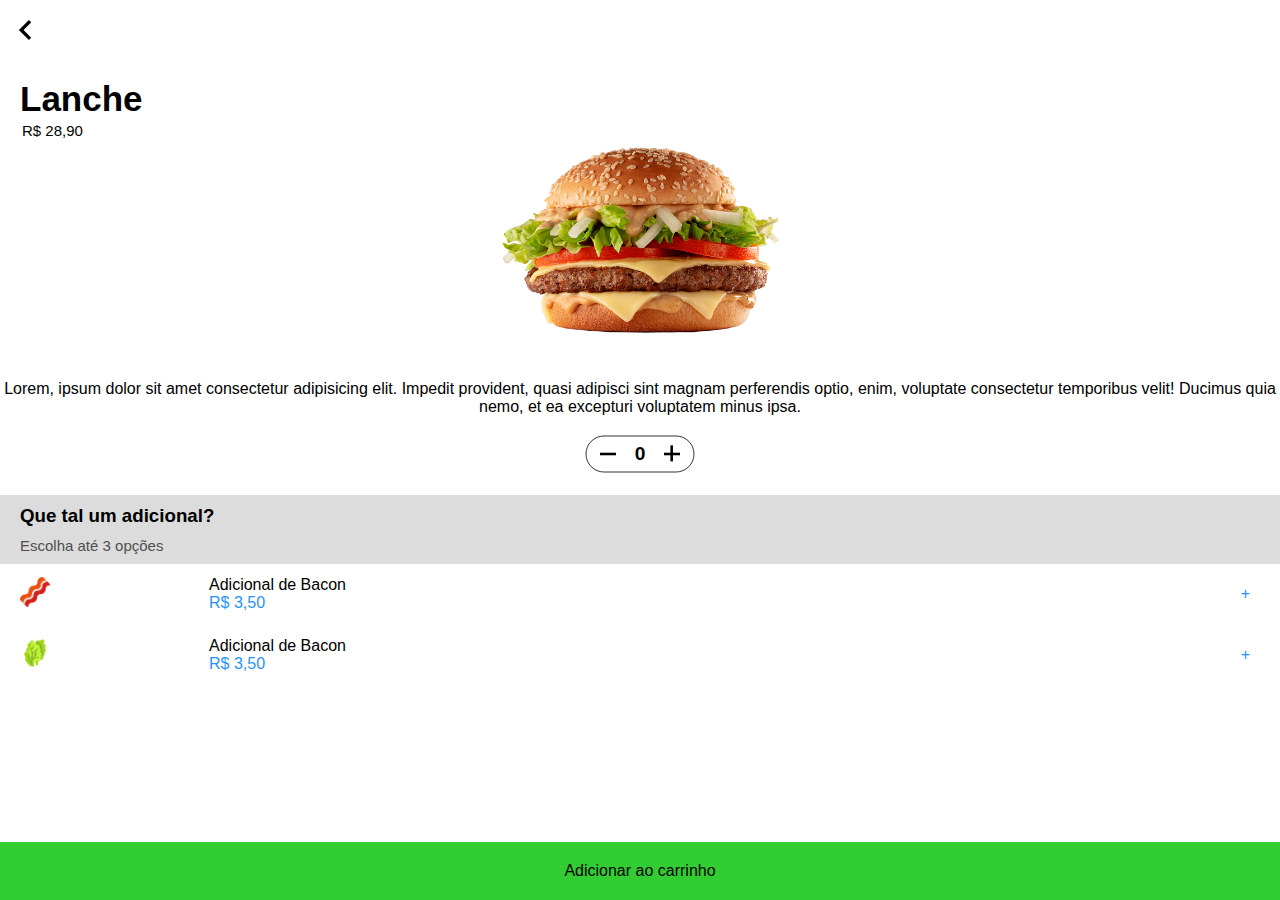
<file: front-end/produto/lanche.html>
<!DOCTYPE html>
<html lang="en">
  <head>
    <meta charset="UTF-8" />
    <meta http-equiv="X-UA-Compatible" content="IE=edge" />
    <meta name="viewport" content="width=device-width, initial-scale=1.0" />
    <link rel="stylesheet" href="style.css" />
    <title>Lanche</title>
  </head>
  <body>
    <div class="titulo">
        <a href="../categorias/category.html">
            <img src="btnvoltar.png" /><img/>
        </a>
      <header><h1>Lanche</h1></header>
      <p>R$ 28,90</p>
    </div>

    <div class="imagem">
      <img src="lanche2.png" /><img />
      <p>
        Lorem, ipsum dolor sit amet consectetur adipisicing elit. Impedit
        provident, quasi adipisci sint magnam perferendis optio, enim, voluptate
        consectetur temporibus velit! Ducimus quia nemo, et ea excepturi
        voluptatem minus ipsa.
      </p>
    </div>

    <div class="centralizar">
      <div class="quantidade">
        <div class="subtrai"></div>
        <div class="valor">
          <label for="" id="valor">0</label>
        </div>
        <div class="adiciona"></div>
      </div>
    </div>

    <div class="incluir">
      <div class="adicionais">
        <h3>Que tal um adicional?</h3>
        <p>Escolha até 3 opções</p>
      </div>
    </div>

    <div class="incluir1">
      <div class="adicional1">
        <div class="adPart1">
          <img src="bacon.png" alt="" />
        </div>
        <div class="adPart2">
          <div class="addText">
            <p class="add">Adicional de Bacon</p>
            <p class="conta">R$ 3,50</p>
          </div>
          <p class="soma">+</p>
        </div>
      </div>

      <div class="adicional1">
        <div class="adPart1">
          <img src="./alface.png" alt="" />
        </div>
        <div class="adPart2">
          <div class="addText">
            <p class="add">Adicional de Bacon</p>
            <p class="conta">R$ 3,50</p>
          </div>
          <p class="soma">+</p>
        </div>
      </div>
    </div>

    <div class="carrinho">
      <div class="carrinho2">
        <p>Adicionar ao carrinho</p>
      </div>
    </div>

    <script src="./style2.js"></script>
  </body>
</html>
</file>
<file: home/style.css>
*{
    margin: 0;
    padding: 0;
    box-sizing: border-box;

}

body{
    width: 100%;
    min-height: 100vh;
}

.containeer{
    width: 100%;
    height: 100%;
}

img{
    width: 100%;
}

.ultimoItemImpar{
    width: 100%!important;
}

/*============================================================NAVEGAÇÂO==========*/

nav{
    width: 100%;
}

nav .logo{
    height: 60px;

    display: flex;
    justify-content: center;
    align-items: center;
}

.header{
    display: flex;
    align-items: center;
    justify-content: space-between;

    margin-inline: 20px;
}

.header .icones{
    width: 42px;
    height: 42px;
    opacity: 0.5;
}

.header .carrinho img{
    width: 30px;
}

.header .carrinho::after{
    content: var(--quant-car);
    text-align: center;
    font-size: 10px;



    position: absolute;


    top: 9px;
    right: 15px;
    width: 16px;
    border-radius: 50%;

    background-color: red;
    color: white;


}

/*===========================================================SEÇÃO1==========*/

section{
    background-color: rgb(230, 225, 225);
}

section #categorias {
    display: flex;
    width: 100%;
    height: 100%;

    flex-wrap: wrap;

    justify-content: space-between;
    gap: 2px;
}

section #categorias .categoria{
    width: 49.7%;
    height: 210px;

    background-color: white;

    display: flex;
    flex-direction: column;

    justify-content: center;
    align-items: center;
    text-align: center;

    color: rgb(68, 61, 61);

    text-decoration: none;
}

section #categorias .categoria img{
    width: 194px;
    height: 119px;
}



section #categorias .categoria:hover{
    background-color: rgb(216, 216, 216);
    transition-duration: 400ms;
}

section #categorias .categoria:hover img{
    transform: scale(1.1);
}



/*============================================================RODAPÉ==========*/

footer{
    width: 100%;
    height: 60px;

    position: fixed;
    bottom: 0;

    border-top: 1px solid rgba(0, 0, 0, 0.5);

    background-color: #fff;
}

footer #menu{
    width: 100%;
    height: 100%;


    display: flex;
    justify-content: space-around;
    align-items: center;
}

footer #menu .icones{
    width: 42px;
    height: 42px;
    opacity: 0.5;
}

footer #menu .icones:nth-child(2){
    transform: scale(0.85);
}

footer #menu .icones:nth-child(3){
    transform: scale(0.9);
}

footer #menu .icones:nth-child(4){
    width: 38px;
}
</file>
<file: home/modalCarrinho.css>
#areaModal{
    width: 100%;
    height: 100%;

    position: fixed;
    top: 0;
    left: 0;

    display: flex;
    justify-content: flex-end;
}

#areaModal.desativo{
    display: none;
}

#modalCarrinnho{
    width: 250px;
    height: 400px;

    margin: 45px;

    background-color: rgb(248, 246, 246);

    border-radius: 20px 0 20px 20px;

    display: flex;
    justify-content: center;
    align-items: center;

    position: relative;
    z-index: 10;
}
</file>
<file: back-end/home/style.css>
*{
    margin: 0;
    padding: 0;
    box-sizing: border-box;

}

body{
    width: 100%;
    min-height: 100vh;
}

.containeer{
    width: 100%;
    height: 100%;
}

img{
    width: 100%;
}

.ultimoItemImpar{
    width: 100%!important;
}

/*============================================================NAVEGAÇÂO==========*/

nav{
    width: 100%;
}

nav .logo{
    height: 60px;

    display: flex;
    justify-content: center;
    align-items: center;
}

.header{
    display: flex;
    align-items: center;
    justify-content: space-between;

    margin-inline: 20px;
}

.header .icones{
    width: 42px;
    height: 42px;
    opacity: 0.5;
}

.header .carrinho img{
    width: 30px;
}

.header .carrinho::after{
    content: var(--quant-car);
    text-align: center;
    font-size: 10px;



    position: absolute;


    top: 9px;
    right: 15px;
    width: 16px;
    border-radius: 50%;

    background-color: red;
    color: white;


}

/*===========================================================SEÇÃO1==========*/

section{
    background-color: rgb(230, 225, 225);
}

section #categorias {
    display: flex;
    width: 100%;
    height: 100%;

    flex-wrap: wrap;

    justify-content: space-between;
    gap: 2px;
}

section #categorias .categoria{
    width: 49.7%;
    height: 210px;

    background-color: white;

    display: flex;
    flex-direction: column;

    justify-content: center;
    align-items: center;
    text-align: center;

    color: rgb(68, 61, 61);

    text-decoration: none;
}

section #categorias .categoria img{
    width: 194px;
    height: 119px;
}



section #categorias .categoria:hover{
    background-color: rgb(216, 216, 216);
    transition-duration: 400ms;
}

section #categorias .categoria:hover img{
    transform: scale(1.1);
}



/*============================================================RODAPÉ==========*/

footer{
    width: 100%;
    height: 60px;

    position: fixed;
    bottom: 0;

    border-top: 1px solid rgba(0, 0, 0, 0.5);

    background-color: #fff;
}

footer #menu{
    width: 100%;
    height: 100%;


    display: flex;
    justify-content: space-around;
    align-items: center;
}

footer #menu .icones{
    width: 42px;
    height: 42px;
    opacity: 0.5;
}

footer #menu .icones:nth-child(2){
    transform: scale(0.85);
}

footer #menu .icones:nth-child(3){
    transform: scale(0.9);
}

footer #menu .icones:nth-child(4){
    width: 38px;
}
</file>
<file: back-end/home/modalCarrinho.css>
#areaModal{
    width: 100%;
    height: 100%;

    position: fixed;
    top: 0;
    left: 0;

    display: flex;
    justify-content: flex-end;
}

#areaModal.desativo{
    display: none;
}

#modalCarrinnho{
    width: 250px;
    height: 400px;

    margin: 45px;

    background-color: rgb(248, 246, 246);

    border-radius: 20px 0 20px 20px;

    display: flex;
    justify-content: center;
    align-items: center;

    position: relative;
    z-index: 10;
}
</file>
<file: categorias/style-category.css>
*{
    margin: 0;
    padding: 0;
    box-sizing: border-box;

    font-family: Arial, Helvetica, sans-serif;
}

body{
    width: 100%;
    min-height: 100vh;
}

.container{
    width: 100%;
    height: 100%;
}

img{
    width: 100%;
}

.ultimoItemImpar{
    width: 100%!important;
}

/*============================================================NAVEGAÇÂO==========*/

nav{
    width: 100%;
}

nav .logo{
    height: 60px;

    display: flex;
    justify-content: center;
    align-items: center;
}

/*===========================================================SEÇÃO1==========*/

section{
    background-color: rgb(230, 225, 225);

    margin-bottom: 60px;
}

section #categorias {
    display: flex;
    width: 100%;
    height: 100%;

    flex-wrap: wrap;

    justify-content: space-between;
    gap: 7px;
}




/*===========================================================SEÇÃO CATEGORIAS==========*/


/*============================================================RODAPÉ==========*/

footer{
    width: 100%;
    height: 60px;

    position: fixed;
    bottom: 0;

    border-top: 1px solid rgba(0, 0, 0, 0.5);

    background-color: #fff;
}

footer #menu{
    width: 100%;
    height: 100%;


    display: flex;
    justify-content: space-around;
    align-items: center;
}

footer #menu .icones{
    width: 42px;
    height: 42px;
    opacity: 0.5;
}

footer #menu .icones:nth-child(2){
    transform: scale(0.85);
}

footer #menu .icones:nth-child(3){
    transform: scale(0.9);
}

footer #menu .icones:nth-child(4){
    width: 38px;
}
</file>
<file: categorias/style-category-teste.css>
.card {
width: 49%;
height: 320px;
   
    padding: .9em;
    background: #f5f5f5;
    position: relative;
    overflow: visible;
    box-shadow: 0 1px 6px rgba(0,0,0,0.12), 0 1px 2px rgba(0,0,0,0.24);


    text-decoration: none;

   }
   
   
   /* config imagem */
   .card-img {
    background-color: #ffcaa6;
    height: 50%;
    width: 100%;
    border-radius: .5rem;
    transition: .2s ease-out;
   }
   
   /* espaçamento do texto na card depois da imagem */
   .card-info {
    padding-top: 5%;
   }
   
   /* Ícone */
   svg {
    width: 20px;
    height: 20px;
   }
   
   .card-footer {
    width: 100%;
    display: flex;
    justify-content: space-between;
    align-items: center;
    padding-top: 20px;
    border-top: 1px solid #ddd;
   }
   
   /*Text*/
   .text-title {
    font-weight: 1000;
    font-size: 1.2em;
    line-height: 1.7;
   }
   
   /* texto descrição */
   .text-body {
    font-size: .9em;
    padding-bottom: 10px;
   }
   
   /*Button*/
   .card-button {
    border: 1px solid #252525;
    display: flex;
    padding: .3em;
    cursor: pointer;
    border-radius: 10px;
    transition: .3s ease-in-out;
   }
   
   /*Hover*/
   .card-img:hover {
    transform: translateY(-10%);
    box-shadow: rgba(black) 0px 10px 20px -10px;
   }
   
   .card-button:hover {
    border: 2px solid #ffcaa6;
    background-color: #ffcaa6;
   }
</file>
<file: produto/style.css>
*{
    margin: 0;
    padding: 0;
    box-sizing: border-box;
}

body{
    width:100%;
    height: 100%;
    font-family: Arial, "Helvetica Neue", Helvetica, sans-serif;
}


.titulo{
    position: absolute;
    top: 0;
    left: 10px;
    margin-top: 35px;
    left: 20px;
}

.titulo img{
    width: 20px;
    position: fixed;

    top: 15px;
    left: 9px;
}



.titulo h1
{
    font-size: 35px;
    font-weight: bold;
    margin: 0;

    margin-top: 20px;
}

.titulo p
{
    font-size: 15px;
    margin-top: 3px;
    margin-left: 2px;
}


.imagem
{
    display: flex;
    flex-direction: column;
    align-items: center;
    margin-top: 100px;
}


.imagem img
{
    width: 280px;
}

.imagem p
{
    text-align: center;
    margin: 0;
  
}

  .centralizar{
    width: 100%;
    display: flex;

    justify-content: center;
    padding-top: 15px;
  }

  .adiciona, .valor, .subtrai{
    width: 40px;
    height: 40px;

    

    position: relative;
  }

  .quantidade{
    display: flex;

    transform: scale(0.8);

    border: 1px solid black;
    border-radius: 40px;

    padding: 2px 7px;
  }

  .subtrai, .adiciona{
    transform: scale(0.8);
  }

  .subtrai::before{
    content: "";
    width: 25px;
    height: 4px;

    background-color: black;

    position: absolute;

    top: 50%;
    left: 50%;
    transform: translate(-50%, -50%);
    
  }

.adiciona::after{
    content: "";
    width: 25px;
    height: 4px;

    background-color: black;

    position: absolute;

    top: 50%;
    left: 50%;
    transform: translate(-50%, -50%);
}

.adiciona::before{
    content: "";
    width: 25px;
    height: 4px;

    background-color: black;

    position: absolute;

    top:17px;
    left: 7px;
    transform: rotate(90deg);
}

.valor{
    display: flex;
    align-items: center;
    justify-content: center;
}

.valor label{
    font-weight: bold;

    font-size: 24px;
}

.incluir{
    background-color: #DCDCDC;
    padding: 10px;
    margin-top: 18px;
}

.adicionais{
    margin-left: 10px;
}

.adicionais p{
    font-size: 15px;
    padding-top: 10px;
    color: #4F4F4F;
}

.incluir1{
    margin-top: 12px;
    margin-left:  20px;

    margin-bottom: 80px;

    display: flex;
    flex-direction: column;
    gap: 25px;
}


.add{
    font-weight: 100;
}

 .soma
{
    color:#2793ff ;
    font-weight: 100;
  
    padding-right: 30px;
}

.conta {
    color:#2793ff ;
}

.carrinho{ 
    background-color:#32CD32 ;
    padding: 20px;

    position: fixed;
    bottom: 0;
    width: 100%;
    text-align: center;
}

.adPart1{
    width: 15%;
}

.adPart2{
    width: 85%;

    display: flex;
    align-items: center;
    justify-content: space-between;
}

.adPart1 img{
    width: 30px;
}

.adicional1{
    width: 100%;
    display: flex;
    justify-content: space-between;
    align-items: center;
}
</file>
<file: front-end/categorias/style-category.css>
*{
    margin: 0;
    padding: 0;
    box-sizing: border-box;

    font-family: Arial, Helvetica, sans-serif;
}

body{
    width: 100%;
    min-height: 100vh;
}

.container{
    width: 100%;
    height: 100%;
}

img{
    width: 100%;
}

.ultimoItemImpar{
    width: 100%!important;
}

/*============================================================NAVEGAÇÂO==========*/

nav{
    width: 100%;
}

nav .logo{
    height: 60px;

    display: flex;
    justify-content: center;
    align-items: center;
}

/*===========================================================SEÇÃO1==========*/

section{
    background-color: rgb(230, 225, 225);

    margin-bottom: 60px;
}

section #categorias {
    display: flex;
    width: 100%;
    height: 100%;

    flex-wrap: wrap;

    justify-content: space-between;
    gap: 7px;
}




/*===========================================================SEÇÃO CATEGORIAS==========*/


/*============================================================RODAPÉ==========*/

footer{
    width: 100%;
    height: 60px;

    position: fixed;
    bottom: 0;

    border-top: 1px solid rgba(0, 0, 0, 0.5);

    background-color: #fff;
}

footer #menu{
    width: 100%;
    height: 100%;


    display: flex;
    justify-content: space-around;
    align-items: center;
}

footer #menu .icones{
    width: 42px;
    height: 42px;
    opacity: 0.5;
}

footer #menu .icones:nth-child(2){
    transform: scale(0.85);
}

footer #menu .icones:nth-child(3){
    transform: scale(0.9);
}

footer #menu .icones:nth-child(4){
    width: 38px;
}
</file>
<file: front-end/categorias/style-category-teste.css>
.card {
width: 49%;
height: 320px;
   
    padding: .9em;
    background: #f5f5f5;
    position: relative;
    overflow: visible;
    box-shadow: 0 1px 6px rgba(0,0,0,0.12), 0 1px 2px rgba(0,0,0,0.24);


    text-decoration: none;

   }
   
   
   /* config imagem */
   .card-img {
    background-color: #ffcaa6;
    height: 50%;
    width: 100%;
    border-radius: .5rem;
    transition: .2s ease-out;
   }
   
   /* espaçamento do texto na card depois da imagem */
   .card-info {
    padding-top: 5%;
   }
   
   /* Ícone */
   svg {
    width: 20px;
    height: 20px;
   }
   
   .card-footer {
    width: 100%;
    display: flex;
    justify-content: space-between;
    align-items: center;
    padding-top: 20px;
    border-top: 1px solid #ddd;
   }
   
   /*Text*/
   .text-title {
    font-weight: 1000;
    font-size: 1.2em;
    line-height: 1.7;
   }
   
   /* texto descrição */
   .text-body {
    font-size: .9em;
    padding-bottom: 10px;
   }
   
   /*Button*/
   .card-button {
    border: 1px solid #252525;
    display: flex;
    padding: .3em;
    cursor: pointer;
    border-radius: 10px;
    transition: .3s ease-in-out;
   }
   
   /*Hover*/
   .card-img:hover {
    transform: translateY(-10%);
    box-shadow: rgba(black) 0px 10px 20px -10px;
   }
   
   .card-button:hover {
    border: 2px solid #ffcaa6;
    background-color: #ffcaa6;
   }
</file>
<file: front-end/produto/style.css>
*{
    margin: 0;
    padding: 0;
    box-sizing: border-box;
}

body{
    width:100%;
    height: 100%;
    font-family: Arial, "Helvetica Neue", Helvetica, sans-serif;
}


.titulo{
    position: absolute;
    top: 0;
    left: 10px;
    margin-top: 35px;
    left: 20px;
}

.titulo img{
    width: 20px;
    transform: translate(-5px ,-15px);
}



.titulo h1
{
    font-size: 35px;
    font-weight: bold;
    margin: 0;

    margin-top: 20px;
}

.titulo p
{
    font-size: 15px;
    margin-top: 3px;
    margin-left: 2px;
}


.imagem
{
    display: flex;
    flex-direction: column;
    align-items: center;
    margin-top: 100px;
}


.imagem img
{
    width: 280px;
}

.imagem p
{
    text-align: center;
    margin: 0;
  
}

  .centralizar{
    width: 100%;
    display: flex;

    justify-content: center;
    padding-top: 15px;
  }

  .adiciona, .valor, .subtrai{
    width: 40px;
    height: 40px;

    

    position: relative;
  }

  .quantidade{
    display: flex;

    transform: scale(0.8);

    border: 1px solid black;
    border-radius: 40px;

    padding: 2px 7px;
  }

  .subtrai, .adiciona{
    transform: scale(0.8);
  }

  .subtrai::before{
    content: "";
    width: 25px;
    height: 4px;

    background-color: black;

    position: absolute;

    top: 50%;
    left: 50%;
    transform: translate(-50%, -50%);
    
  }

.adiciona::after{
    content: "";
    width: 25px;
    height: 4px;

    background-color: black;

    position: absolute;

    top: 50%;
    left: 50%;
    transform: translate(-50%, -50%);
}

.adiciona::before{
    content: "";
    width: 25px;
    height: 4px;

    background-color: black;

    position: absolute;

    top:17px;
    left: 7px;
    transform: rotate(90deg);
}

.valor{
    display: flex;
    align-items: center;
    justify-content: center;
}

.valor label{
    font-weight: bold;

    font-size: 24px;
}

.incluir{
    background-color: #DCDCDC;
    padding: 10px;
    margin-top: 18px;
}

.adicionais{
    margin-left: 10px;
}

.adicionais p{
    font-size: 15px;
    padding-top: 10px;
    color: #4F4F4F;
}

.incluir1{
    margin-top: 12px;
    margin-left:  20px;

    margin-bottom: 80px;

    display: flex;
    flex-direction: column;
    gap: 25px;
}


.add{
    font-weight: 100;
}

 .soma
{
    color:#2793ff ;
    font-weight: 100;
  
    padding-right: 30px;
}

.conta {
    color:#2793ff ;
}

.carrinho{ 
    background-color:#32CD32 ;
    padding: 20px;

    position: fixed;
    bottom: 0;
    width: 100%;
    text-align: center;
}

.adPart1{
    width: 15%;
}

.adPart2{
    width: 85%;

    display: flex;
    align-items: center;
    justify-content: space-between;
}

.adPart1 img{
    width: 30px;
}

.adicional1{
    width: 100%;
    display: flex;
    justify-content: space-between;
    align-items: center;
}
</file>
